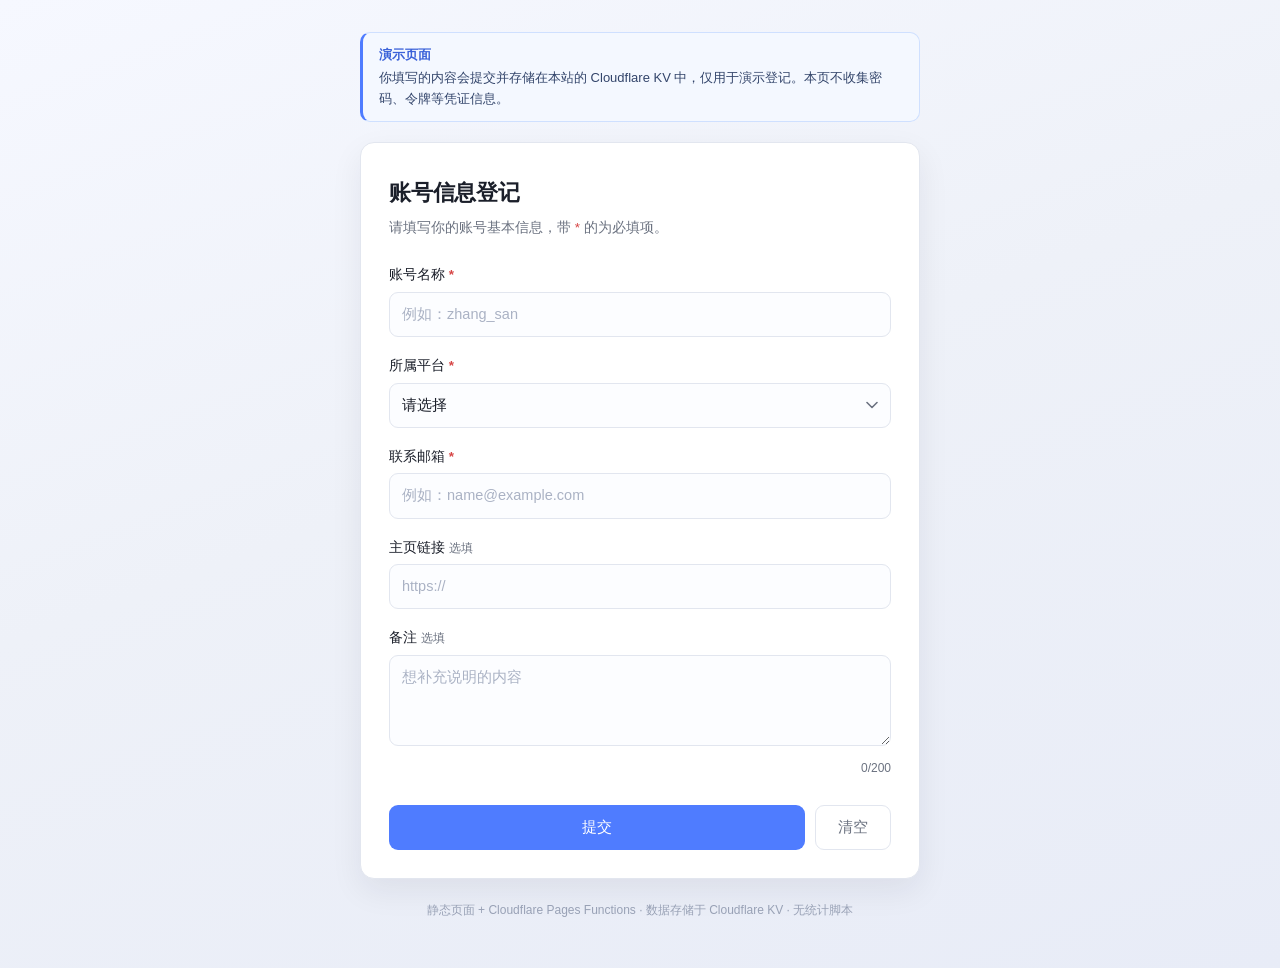
<file: index.html>
<!DOCTYPE html>
<html lang="zh-CN">
<head>
<meta charset="UTF-8">
<meta name="viewport" content="width=device-width, initial-scale=1">
<meta name="robots" content="noindex, nofollow">
<meta http-equiv="Content-Security-Policy" content="default-src 'none'; script-src 'self'; style-src 'self'; img-src 'self' data:; base-uri 'none'; form-action 'none'; connect-src 'self'">
<title>账号信息登记 · 演示页面</title>
<link rel="icon" href="data:image/svg+xml,%3Csvg xmlns='http://www.w3.org/2000/svg' viewBox='0 0 32 32'%3E%3Crect width='32' height='32' rx='8' fill='%234f7cff'/%3E%3Cpath d='M16 9a4 4 0 110 8 4 4 0 010-8zm-7 14a7 7 0 0114 0z' fill='white'/%3E%3C/svg%3E">
<link rel="stylesheet" href="styles.css">
</head>
<body>

<div class="notice" role="note">
  <strong>演示页面</strong>
  <span>你填写的内容会提交并存储在本站的 Cloudflare KV 中，仅用于演示登记。本页不收集密码、令牌等凭证信息。</span>
</div>

<main class="card">
  <header class="card-head">
    <h1>账号信息登记</h1>
    <p>请填写你的账号基本信息，带 <span class="req">*</span> 的为必填项。</p>
  </header>

  <form id="profile-form" novalidate>
    <input type="text" id="website" name="website" class="honeypot" tabindex="-1" autocomplete="off" aria-hidden="true">

    <div class="field">
      <label for="account-name">账号名称 <span class="req">*</span></label>
      <input type="text" id="account-name" name="accountName" autocomplete="off" maxlength="40" placeholder="例如：zhang_san">
      <p class="error" data-error-for="account-name"></p>
    </div>

    <div class="field">
      <label for="platform">所属平台 <span class="req">*</span></label>
      <select id="platform" name="platform">
        <option value="">请选择</option>
        <option value="微信">微信</option>
        <option value="微博">微博</option>
        <option value="抖音">抖音</option>
        <option value="GitHub">GitHub</option>
        <option value="其他">其他</option>
      </select>
      <p class="error" data-error-for="platform"></p>
    </div>

    <div class="field">
      <label for="email">联系邮箱 <span class="req">*</span></label>
      <input type="email" id="email" name="email" autocomplete="off" maxlength="80" placeholder="例如：name@example.com">
      <p class="error" data-error-for="email"></p>
    </div>

    <div class="field">
      <label for="homepage">主页链接 <span class="optional">选填</span></label>
      <input type="url" id="homepage" name="homepage" autocomplete="off" maxlength="200" placeholder="https://">
      <p class="error" data-error-for="homepage"></p>
    </div>

    <div class="field">
      <label for="remark">备注 <span class="optional">选填</span></label>
      <textarea id="remark" name="remark" rows="3" maxlength="200" placeholder="想补充说明的内容"></textarea>
      <p class="error" data-error-for="remark"></p>
      <p class="hint"><span id="remark-count">0</span>/200</p>
    </div>

    <p class="banner" id="submit-banner" role="alert" hidden></p>

    <div class="actions">
      <button type="submit" class="btn btn-primary">提交</button>
      <button type="button" class="btn btn-ghost" id="reset-btn">清空</button>
    </div>
  </form>

  <section class="result" id="result" hidden aria-live="polite">
    <h2>提交成功</h2>
    <p class="result-note">以下内容已提交并存储，同时回显在你本地的页面上。</p>
    <dl id="result-list"></dl>
    <button type="button" class="btn btn-ghost" id="edit-btn">返回修改</button>
  </section>
</main>

<footer class="foot">静态页面 + Cloudflare Pages Functions · 数据存储于 Cloudflare KV · 无统计脚本</footer>

<script src="app.js"></script>
</body>
</html>
</file>
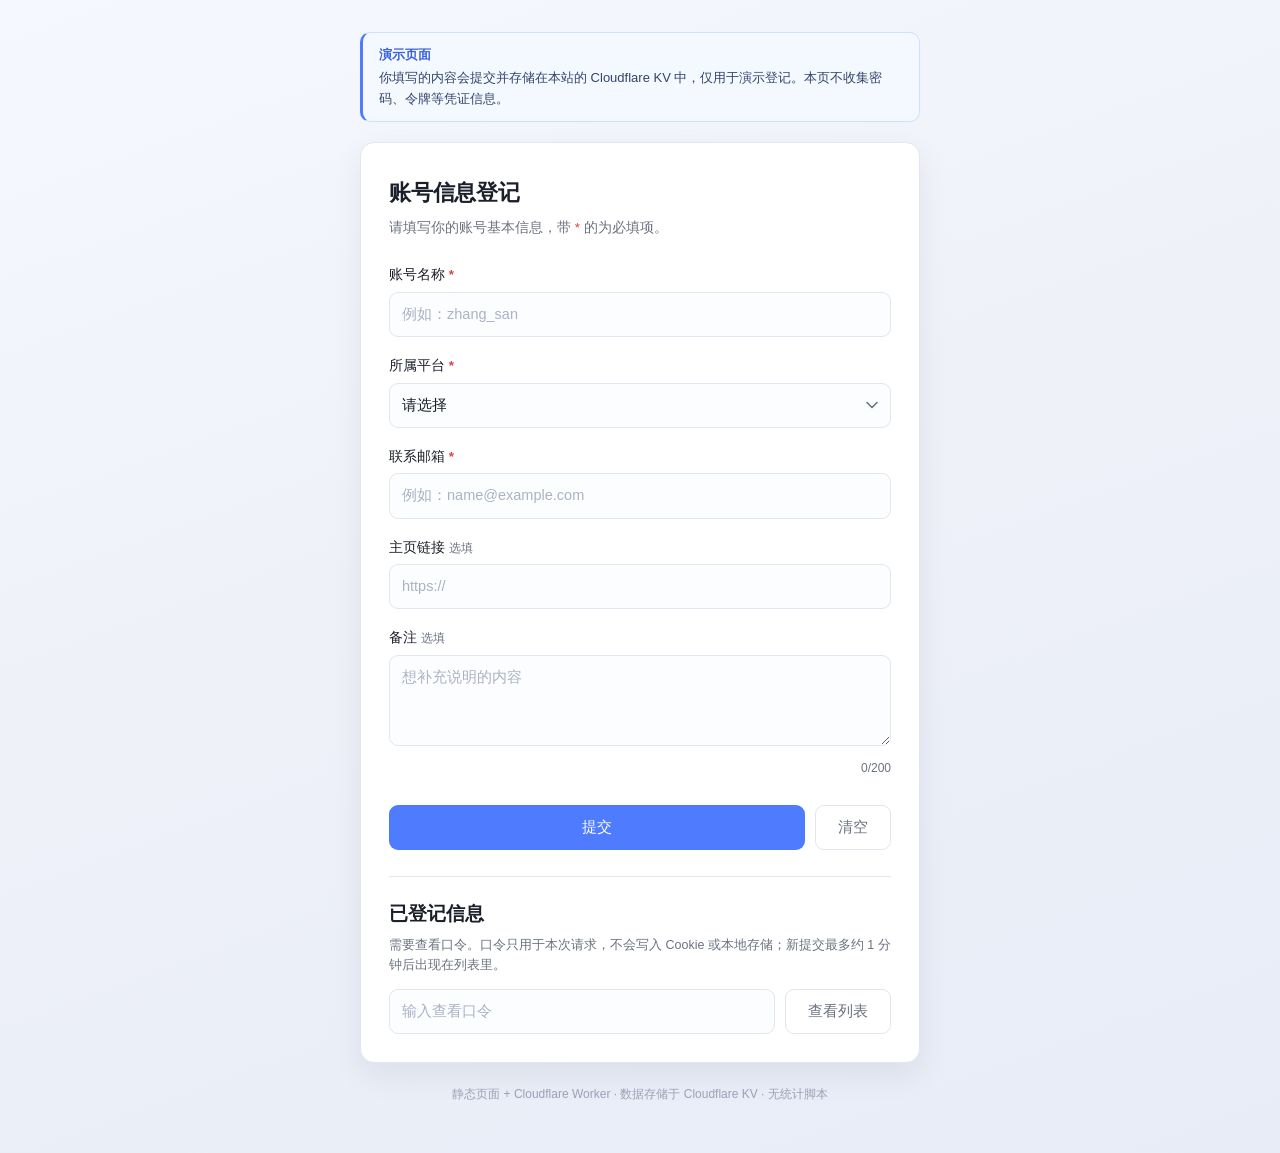
<file: public/index.html>
<!DOCTYPE html>
<html lang="zh-CN">
<head>
<meta charset="UTF-8">
<meta name="viewport" content="width=device-width, initial-scale=1">
<meta name="robots" content="noindex, nofollow">
<meta http-equiv="Content-Security-Policy" content="default-src 'none'; script-src 'self'; style-src 'self'; img-src 'self' data:; base-uri 'none'; form-action 'none'; connect-src 'self'">
<title>账号信息登记 · 演示页面</title>
<link rel="icon" href="data:image/svg+xml,%3Csvg xmlns='http://www.w3.org/2000/svg' viewBox='0 0 32 32'%3E%3Crect width='32' height='32' rx='8' fill='%234f7cff'/%3E%3Cpath d='M16 9a4 4 0 110 8 4 4 0 010-8zm-7 14a7 7 0 0114 0z' fill='white'/%3E%3C/svg%3E">
<link rel="stylesheet" href="styles.css">
</head>
<body>

<div class="notice" role="note">
  <strong>演示页面</strong>
  <span>你填写的内容会提交并存储在本站的 Cloudflare KV 中，仅用于演示登记。本页不收集密码、令牌等凭证信息。</span>
</div>

<main class="card">
  <header class="card-head">
    <h1>账号信息登记</h1>
    <p>请填写你的账号基本信息，带 <span class="req">*</span> 的为必填项。</p>
  </header>

  <form id="profile-form" novalidate>
    <input type="text" id="website" name="website" class="honeypot" tabindex="-1" autocomplete="off" aria-hidden="true">

    <div class="field">
      <label for="account-name">账号名称 <span class="req">*</span></label>
      <input type="text" id="account-name" name="accountName" autocomplete="off" maxlength="40" placeholder="例如：zhang_san">
      <p class="error" data-error-for="account-name"></p>
    </div>

    <div class="field">
      <label for="platform">所属平台 <span class="req">*</span></label>
      <select id="platform" name="platform">
        <option value="">请选择</option>
        <option value="微信">微信</option>
        <option value="微博">微博</option>
        <option value="抖音">抖音</option>
        <option value="GitHub">GitHub</option>
        <option value="其他">其他</option>
      </select>
      <p class="error" data-error-for="platform"></p>
    </div>

    <div class="field">
      <label for="email">联系邮箱 <span class="req">*</span></label>
      <input type="email" id="email" name="email" autocomplete="off" maxlength="80" placeholder="例如：name@example.com">
      <p class="error" data-error-for="email"></p>
    </div>

    <div class="field">
      <label for="homepage">主页链接 <span class="optional">选填</span></label>
      <input type="url" id="homepage" name="homepage" autocomplete="off" maxlength="200" placeholder="https://">
      <p class="error" data-error-for="homepage"></p>
    </div>

    <div class="field">
      <label for="remark">备注 <span class="optional">选填</span></label>
      <textarea id="remark" name="remark" rows="3" maxlength="200" placeholder="想补充说明的内容"></textarea>
      <p class="error" data-error-for="remark"></p>
      <p class="hint"><span id="remark-count">0</span>/200</p>
    </div>

    <p class="banner" id="submit-banner" role="alert" hidden></p>

    <div class="actions">
      <button type="submit" class="btn btn-primary">提交</button>
      <button type="button" class="btn btn-ghost" id="reset-btn">清空</button>
    </div>
  </form>

  <section class="result" id="result" hidden aria-live="polite">
    <h2>提交成功</h2>
    <p class="result-note">以下内容已提交并存储，同时回显在你本地的页面上。</p>
    <dl id="result-list"></dl>
    <button type="button" class="btn btn-ghost" id="edit-btn">返回修改</button>
  </section>

  <section class="entries" id="entries" aria-live="polite">
    <h2>已登记信息</h2>
    <p class="entries-note">需要查看口令。口令只用于本次请求，不会写入 Cookie 或本地存储；新提交最多约 1 分钟后出现在列表里。</p>
    <div class="entries-unlock">
      <label for="entries-pass" class="sr-only">查看口令</label>
      <input type="password" id="entries-pass" autocomplete="off" placeholder="输入查看口令" maxlength="128">
      <button type="button" class="btn btn-ghost" id="entries-btn">查看列表</button>
    </div>
    <p class="banner" id="entries-banner" role="alert" hidden></p>
    <div id="entries-list" hidden>
      <p class="entries-meta" id="entries-meta"></p>
      <ul class="entry-cards" id="entry-cards"></ul>
      <p class="entries-empty" id="entries-empty" hidden>目前还没有登记信息。</p>
      <button type="button" class="btn btn-ghost" id="entries-refresh">刷新列表</button>
    </div>
  </section>
</main>

<footer class="foot">静态页面 + Cloudflare Worker · 数据存储于 Cloudflare KV · 无统计脚本</footer>

<script src="app.js"></script>
</body>
</html>
</file>
<file: styles.css>
:root {
  --bg: #eef1f8;
  --card: #ffffff;
  --ink: #1b1f2a;
  --ink-soft: #6b7280;
  --line: #e2e6ef;
  --accent: #4f7cff;
  --accent-dark: #3b62d9;
  --danger: #d64545;
  --ok: #1f9d6b;
  --radius: 14px;
}

* { box-sizing: border-box; }

html, body {
  margin: 0;
  padding: 0;
}

body {
  min-height: 100vh;
  padding: 32px 16px 48px;
  background: linear-gradient(160deg, #f6f8ff 0%, var(--bg) 45%, #e8ecf7 100%);
  color: var(--ink);
  font-family: -apple-system, BlinkMacSystemFont, "PingFang SC", "Hiragino Sans GB",
               "Microsoft YaHei", "Helvetica Neue", Helvetica, Arial, sans-serif;
  font-size: 15px;
  line-height: 1.6;
  -webkit-font-smoothing: antialiased;
}

.notice {
  max-width: 560px;
  margin: 0 auto 20px;
  padding: 12px 16px;
  border: 1px solid #cfe0ff;
  border-left: 3px solid var(--accent);
  border-radius: 10px;
  background: #f4f8ff;
  color: #33456b;
  font-size: 13px;
  display: flex;
  flex-direction: column;
  gap: 2px;
}

.notice strong { color: var(--accent-dark); }

.card {
  max-width: 560px;
  margin: 0 auto;
  padding: 32px 28px 28px;
  background: var(--card);
  border: 1px solid var(--line);
  border-radius: var(--radius);
  box-shadow: 0 12px 32px rgba(27, 31, 42, 0.07);
}

.card-head h1 {
  margin: 0 0 6px;
  font-size: 22px;
  font-weight: 650;
  letter-spacing: -0.2px;
}

.card-head p {
  margin: 0 0 26px;
  color: var(--ink-soft);
  font-size: 13.5px;
}

.req { color: var(--danger); }
.optional {
  color: var(--ink-soft);
  font-size: 12px;
  font-weight: 400;
}

.field { margin-bottom: 18px; }

label {
  display: block;
  margin-bottom: 6px;
  font-size: 13.5px;
  font-weight: 550;
}

input, select, textarea {
  width: 100%;
  padding: 10px 12px;
  border: 1px solid var(--line);
  border-radius: 9px;
  background: #fcfdff;
  color: var(--ink);
  font: inherit;
  font-size: 14.5px;
  transition: border-color 0.15s, box-shadow 0.15s, background 0.15s;
}

textarea { resize: vertical; min-height: 76px; }

select {
  appearance: none;
  background-image: url("data:image/svg+xml,%3Csvg xmlns='http://www.w3.org/2000/svg' width='12' height='8' viewBox='0 0 12 8'%3E%3Cpath d='M1 1.5L6 6.5L11 1.5' stroke='%236b7280' stroke-width='1.6' fill='none' stroke-linecap='round' stroke-linejoin='round'/%3E%3C/svg%3E");
  background-repeat: no-repeat;
  background-position: right 12px center;
  padding-right: 34px;
}

input:focus, select:focus, textarea:focus {
  outline: none;
  border-color: var(--accent);
  background: #fff;
  box-shadow: 0 0 0 3px rgba(79, 124, 255, 0.14);
}

input::placeholder, textarea::placeholder { color: #aab2c4; }

.field.invalid input,
.field.invalid select,
.field.invalid textarea {
  border-color: var(--danger);
  background: #fffafa;
}

.field.invalid input:focus,
.field.invalid select:focus {
  box-shadow: 0 0 0 3px rgba(214, 69, 69, 0.13);
}

.error {
  margin: 6px 0 0;
  min-height: 0;
  color: var(--danger);
  font-size: 12.5px;
}

.error:empty { display: none; }

.hint {
  margin: 6px 0 0;
  color: var(--ink-soft);
  font-size: 12px;
  text-align: right;
}

.honeypot {
  position: absolute;
  width: 1px;
  height: 1px;
  margin: -1px;
  padding: 0;
  border: 0;
  overflow: hidden;
  clip: rect(0 0 0 0);
  white-space: nowrap;
}

.banner {
  margin: 0 0 16px;
  padding: 10px 14px;
  border: 1px solid #f3c9c9;
  border-left: 3px solid var(--danger);
  border-radius: 9px;
  background: #fdf6f6;
  color: var(--danger);
  font-size: 13px;
}

.banner[hidden] { display: none; }

.btn:disabled {
  opacity: 0.6;
  cursor: not-allowed;
  transform: none;
}

.actions {
  display: flex;
  gap: 10px;
  margin-top: 26px;
}

.btn {
  padding: 10px 22px;
  border: 1px solid transparent;
  border-radius: 9px;
  font: inherit;
  font-size: 14.5px;
  font-weight: 550;
  cursor: pointer;
  transition: background 0.15s, border-color 0.15s, transform 0.08s;
}

.btn:active { transform: translateY(1px); }

.btn-primary {
  background: var(--accent);
  color: #fff;
  flex: 1;
}

.btn-primary:hover { background: var(--accent-dark); }

.btn-ghost {
  background: transparent;
  border-color: var(--line);
  color: var(--ink-soft);
}

.btn-ghost:hover { border-color: #c9d0de; color: var(--ink); }

.result h2 {
  margin: 0 0 6px;
  font-size: 19px;
  color: var(--ok);
}

.result-note {
  margin: 0 0 20px;
  color: var(--ink-soft);
  font-size: 13px;
}

#result-list {
  margin: 0 0 24px;
  padding: 4px 16px;
  border: 1px solid var(--line);
  border-radius: 10px;
  background: #fafbfe;
}

#result-list > div {
  display: flex;
  gap: 16px;
  padding: 9px 0;
  border-bottom: 1px solid var(--line);
}

#result-list > div:last-child { border-bottom: none; }

#result-list dt {
  flex: 0 0 88px;
  color: var(--ink-soft);
  font-size: 13px;
}

#result-list dd {
  margin: 0;
  flex: 1;
  font-size: 14px;
  word-break: break-all;
}

#result-list dd.empty { color: #aab2c4; }

.foot {
  max-width: 560px;
  margin: 22px auto 0;
  color: #98a1b5;
  font-size: 12px;
  text-align: center;
}

@media (max-width: 480px) {
  body { padding: 20px 12px 36px; }
  .card { padding: 24px 18px 22px; }
  #result-list > div { flex-direction: column; gap: 2px; }
  #result-list dt { flex: none; }
}
</file>
<file: public/styles.css>
:root {
  --bg: #eef1f8;
  --card: #ffffff;
  --ink: #1b1f2a;
  --ink-soft: #6b7280;
  --line: #e2e6ef;
  --accent: #4f7cff;
  --accent-dark: #3b62d9;
  --danger: #d64545;
  --ok: #1f9d6b;
  --radius: 14px;
}

* { box-sizing: border-box; }

html, body {
  margin: 0;
  padding: 0;
}

body {
  min-height: 100vh;
  padding: 32px 16px 48px;
  background: linear-gradient(160deg, #f6f8ff 0%, var(--bg) 45%, #e8ecf7 100%);
  color: var(--ink);
  font-family: -apple-system, BlinkMacSystemFont, "PingFang SC", "Hiragino Sans GB",
               "Microsoft YaHei", "Helvetica Neue", Helvetica, Arial, sans-serif;
  font-size: 15px;
  line-height: 1.6;
  -webkit-font-smoothing: antialiased;
}

.notice {
  max-width: 560px;
  margin: 0 auto 20px;
  padding: 12px 16px;
  border: 1px solid #cfe0ff;
  border-left: 3px solid var(--accent);
  border-radius: 10px;
  background: #f4f8ff;
  color: #33456b;
  font-size: 13px;
  display: flex;
  flex-direction: column;
  gap: 2px;
}

.notice strong { color: var(--accent-dark); }

.card {
  max-width: 560px;
  margin: 0 auto;
  padding: 32px 28px 28px;
  background: var(--card);
  border: 1px solid var(--line);
  border-radius: var(--radius);
  box-shadow: 0 12px 32px rgba(27, 31, 42, 0.07);
}

.card-head h1 {
  margin: 0 0 6px;
  font-size: 22px;
  font-weight: 650;
  letter-spacing: -0.2px;
}

.card-head p {
  margin: 0 0 26px;
  color: var(--ink-soft);
  font-size: 13.5px;
}

.req { color: var(--danger); }
.optional {
  color: var(--ink-soft);
  font-size: 12px;
  font-weight: 400;
}

.field { margin-bottom: 18px; }

label {
  display: block;
  margin-bottom: 6px;
  font-size: 13.5px;
  font-weight: 550;
}

input, select, textarea {
  width: 100%;
  padding: 10px 12px;
  border: 1px solid var(--line);
  border-radius: 9px;
  background: #fcfdff;
  color: var(--ink);
  font: inherit;
  font-size: 14.5px;
  transition: border-color 0.15s, box-shadow 0.15s, background 0.15s;
}

textarea { resize: vertical; min-height: 76px; }

select {
  appearance: none;
  background-image: url("data:image/svg+xml,%3Csvg xmlns='http://www.w3.org/2000/svg' width='12' height='8' viewBox='0 0 12 8'%3E%3Cpath d='M1 1.5L6 6.5L11 1.5' stroke='%236b7280' stroke-width='1.6' fill='none' stroke-linecap='round' stroke-linejoin='round'/%3E%3C/svg%3E");
  background-repeat: no-repeat;
  background-position: right 12px center;
  padding-right: 34px;
}

input:focus, select:focus, textarea:focus {
  outline: none;
  border-color: var(--accent);
  background: #fff;
  box-shadow: 0 0 0 3px rgba(79, 124, 255, 0.14);
}

input::placeholder, textarea::placeholder { color: #aab2c4; }

.field.invalid input,
.field.invalid select,
.field.invalid textarea {
  border-color: var(--danger);
  background: #fffafa;
}

.field.invalid input:focus,
.field.invalid select:focus {
  box-shadow: 0 0 0 3px rgba(214, 69, 69, 0.13);
}

.error {
  margin: 6px 0 0;
  min-height: 0;
  color: var(--danger);
  font-size: 12.5px;
}

.error:empty { display: none; }

.hint {
  margin: 6px 0 0;
  color: var(--ink-soft);
  font-size: 12px;
  text-align: right;
}

.honeypot {
  position: absolute;
  width: 1px;
  height: 1px;
  margin: -1px;
  padding: 0;
  border: 0;
  overflow: hidden;
  clip: rect(0 0 0 0);
  white-space: nowrap;
}

.banner {
  margin: 0 0 16px;
  padding: 10px 14px;
  border: 1px solid #f3c9c9;
  border-left: 3px solid var(--danger);
  border-radius: 9px;
  background: #fdf6f6;
  color: var(--danger);
  font-size: 13px;
}

.banner[hidden] { display: none; }

.btn:disabled {
  opacity: 0.6;
  cursor: not-allowed;
  transform: none;
}

.actions {
  display: flex;
  gap: 10px;
  margin-top: 26px;
}

.btn {
  padding: 10px 22px;
  border: 1px solid transparent;
  border-radius: 9px;
  font: inherit;
  font-size: 14.5px;
  font-weight: 550;
  cursor: pointer;
  transition: background 0.15s, border-color 0.15s, transform 0.08s;
}

.btn:active { transform: translateY(1px); }

.btn-primary {
  background: var(--accent);
  color: #fff;
  flex: 1;
}

.btn-primary:hover { background: var(--accent-dark); }

.btn-ghost {
  background: transparent;
  border-color: var(--line);
  color: var(--ink-soft);
}

.btn-ghost:hover { border-color: #c9d0de; color: var(--ink); }

.result h2 {
  margin: 0 0 6px;
  font-size: 19px;
  color: var(--ok);
}

.result-note {
  margin: 0 0 20px;
  color: var(--ink-soft);
  font-size: 13px;
}

#result-list {
  margin: 0 0 24px;
  padding: 4px 16px;
  border: 1px solid var(--line);
  border-radius: 10px;
  background: #fafbfe;
}

#result-list > div {
  display: flex;
  gap: 16px;
  padding: 9px 0;
  border-bottom: 1px solid var(--line);
}

#result-list > div:last-child { border-bottom: none; }

#result-list dt {
  flex: 0 0 88px;
  color: var(--ink-soft);
  font-size: 13px;
}

#result-list dd {
  margin: 0;
  flex: 1;
  font-size: 14px;
  word-break: break-all;
}

#result-list dd.empty { color: #aab2c4; }

.foot {
  max-width: 560px;
  margin: 22px auto 0;
  color: #98a1b5;
  font-size: 12px;
  text-align: center;
}

.entries {
  margin-top: 26px;
  padding-top: 22px;
  border-top: 1px solid var(--line);
}

.entries h2 {
  margin: 0 0 6px;
  font-size: 19px;
}

.entries-note {
  margin: 0 0 14px;
  color: var(--ink-soft);
  font-size: 12.5px;
}

.entries-unlock {
  display: flex;
  gap: 10px;
}

.entries-unlock input { flex: 1; }
.entries-unlock .btn { flex: 0 0 auto; }

#entries-list[hidden] { display: none; }

.entries-meta {
  margin: 18px 0 10px;
  color: var(--ink-soft);
  font-size: 12.5px;
}

.entry-cards {
  list-style: none;
  display: flex;
  flex-direction: column;
  gap: 10px;
  margin: 0 0 16px;
  padding: 0;
  max-height: 420px;
  overflow-y: auto;
}

.entry {
  padding: 12px 14px;
  border: 1px solid var(--line);
  border-radius: 10px;
  background: #fafbfe;
}

.entry-head {
  display: flex;
  align-items: center;
  flex-wrap: wrap;
  gap: 8px;
  margin-bottom: 8px;
}

.entry-head strong { font-size: 14.5px; }

.tag {
  padding: 1px 8px;
  border-radius: 999px;
  background: #eaf0ff;
  color: var(--accent-dark);
  font-size: 12px;
}

.entry-time {
  margin-left: auto;
  color: #98a1b5;
  font-size: 12px;
}

.entry-body {
  display: grid;
  grid-template-columns: 76px 1fr;
  gap: 4px 12px;
  margin: 0;
}

.entry-body dt {
  color: var(--ink-soft);
  font-size: 12.5px;
}

.entry-body dd {
  margin: 0;
  font-size: 13.5px;
  word-break: break-all;
}

.entry-body dd.empty { color: #aab2c4; }
.entry-body a { color: var(--accent-dark); }

.entries-empty {
  margin: 0 0 16px;
  color: var(--ink-soft);
  font-size: 13.5px;
}

.sr-only {
  position: absolute;
  width: 1px;
  height: 1px;
  margin: -1px;
  padding: 0;
  border: 0;
  overflow: hidden;
  clip: rect(0 0 0 0);
  white-space: nowrap;
}

@media (max-width: 480px) {
  body { padding: 20px 12px 36px; }
  .card { padding: 24px 18px 22px; }
  #result-list > div { flex-direction: column; gap: 2px; }
  #result-list dt { flex: none; }
  .entry-body { grid-template-columns: 1fr; gap: 0; }
  .entry-body dt { margin-top: 6px; }
  .entry-time { margin-left: 0; }
}
</file>
